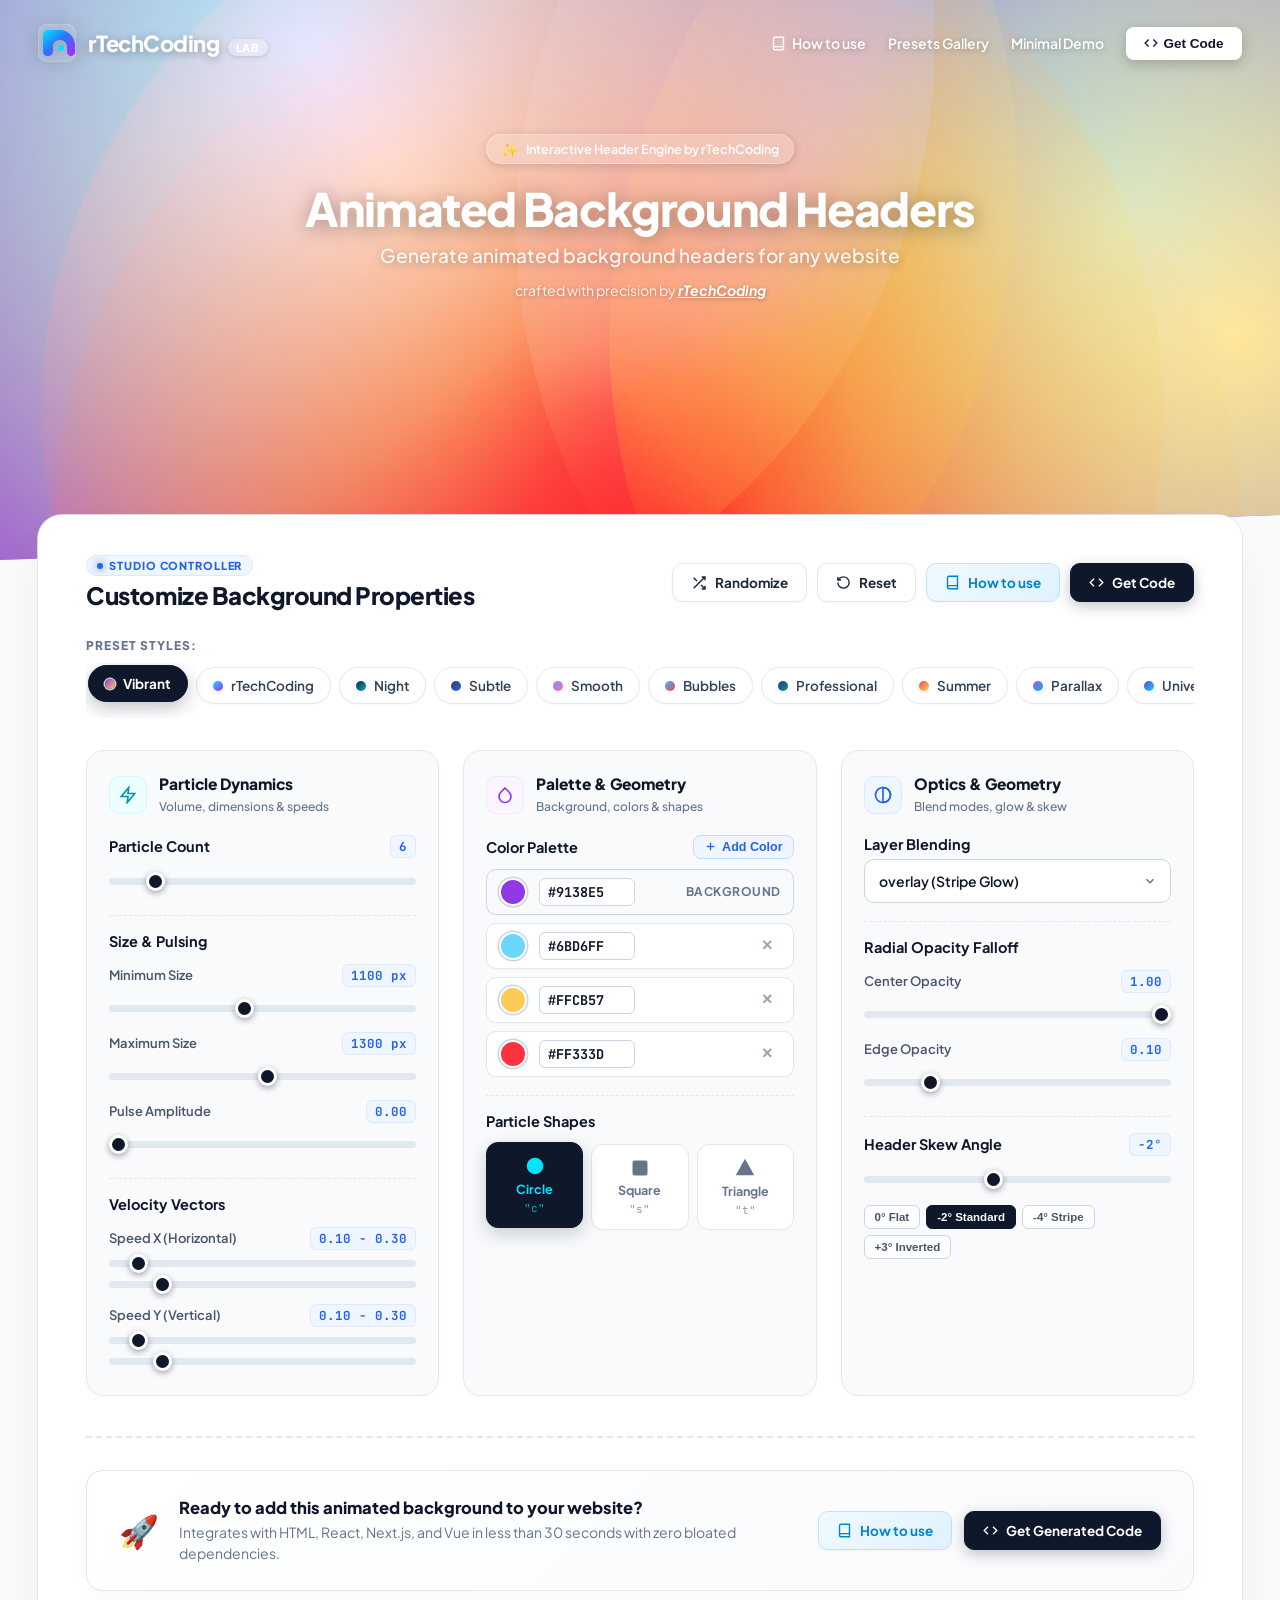
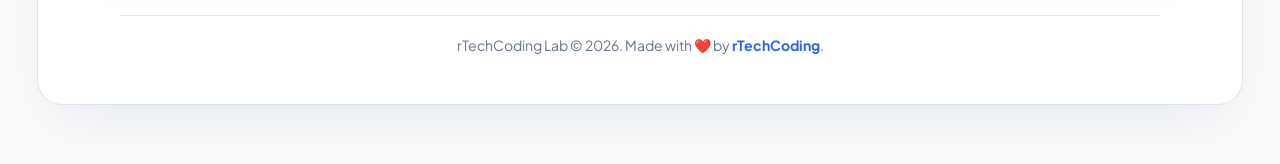
<file: index.html>
<!DOCTYPE html>
<html lang="en">
<head>
  <meta charset="utf-8">
  <title>Animated Background Headers - Generate animated background headers for any website</title>
  <meta name="description" content="Generate animated background headers for any website. Interactive tool by rTechCoding replacing Finisher Header.">
  <meta name="viewport" content="width=device-width, initial-scale=1">
  <link rel="preconnect" href="https://fonts.googleapis.com">
  <link rel="preconnect" href="https://fonts.gstatic.com" crossorigin>
  <link href="https://fonts.googleapis.com/css2?family=Plus+Jakarta+Sans:wght@400;500;600;700;800&family=JetBrains+Mono:wght@500;700&display=swap" rel="stylesheet">
  <link rel="stylesheet" href="styles.css">
  <link rel="icon" type="image/svg+xml" href="data:image/svg+xml,<svg xmlns='http://www.w3.org/2000/svg' viewBox='0 0 100 100'><defs><linearGradient id='g' x1='0%25' y1='0%25' x2='100%25' y2='100%25'><stop offset='0%25' stop-color='%2300E5FF'/><stop offset='50%25' stop-color='%232878FF'/><stop offset='100%25' stop-color='%23B323FF'/></linearGradient></defs><rect width='100' height='100' rx='24' fill='%23050918'/><path d='M25 15 C18 15 12 21 12 30 L12 70 C12 78 18 84 26 84 C34 84 40 78 40 70 L40 56 C40 48 48 40 58 40 C68 40 76 48 76 58 L76 72 C76 79 82 84 89 84 C96 84 100 79 100 72 L100 54 C100 32 82 15 60 15 Z' fill='url(%23g)' transform='scale(0.85) translate(8,8)'/></svg>">
</head>
<body>
     
  <!-- =========================================================================
       1. The Live Animated Header (Hero Section) 
       ========================================================================= -->
  <div class="header finisher-header rtechcoding-header" id="mainHeader">
    
    <!-- Top Nav -->
    <header class="top-nav center wide">
      <a href="#" class="brand-link" title="rTechCoding Header Generator">
        <svg class="brand-logo-svg" viewBox="0 0 38 38" fill="none" xmlns="http://www.w3.org/2000/svg">
          <defs>
            <linearGradient id="brandGrad" x1="0%" y1="0%" x2="100%" y2="100%">
              <stop offset="0%" stop-color="#00E5FF"/>
              <stop offset="45%" stop-color="#2878FF"/>
              <stop offset="100%" stop-color="#B323FF"/>
            </linearGradient>
          </defs>
          <rect width="38" height="38" rx="10" fill="rgba(255,255,255,0.18)" stroke="rgba(255,255,255,0.25)" stroke-width="1"/>
          <path d="M10 6 C7 6 5 8 5 11 L5 27 C5 30 7 32 10 32 C13 32 15 30 15 27 L15 22 C15 19 18 16 22 16 C26 16 29 19 29 23 L29 28 C29 30 31 32 33 32 C35 32 37 30 37 28 L37 21 C37 13 30 6 22 6 Z" fill="url(#brandGrad)"/>
          <circle cx="23" cy="24" r="3" fill="#00E5FF"/>
        </svg>
        <div class="brand-text-wrap">
          <span class="brand-name">rTechCoding</span>
          <span class="brand-tag">Lab</span>
        </div>
      </a>

      <div class="fake-menu">
        <a href="javascript:void(0)" class="fake-menu-item" id="topNavHowToUse">
          <svg width="15" height="15" viewBox="0 0 24 24" fill="none" stroke="currentColor" stroke-width="2.2"><path d="M4 19.5A2.5 2.5 0 0 1 6.5 17H20"/><path d="M6.5 2H20v20H6.5A2.5 2.5 0 0 1 4 19.5v-15A2.5 2.5 0 0 1 6.5 2z"/></svg>
          How to use
        </a>
        <a href="demo-presets.html" class="fake-menu-item">Presets Gallery</a>
        <a href="demo-minimal.html" class="fake-menu-item">Minimal Demo</a>
        <span class="fake-menu-item">
          <button class="btn-top-cta" id="topNavGetCode">
            <svg width="14" height="14" viewBox="0 0 24 24" fill="none" stroke="currentColor" stroke-width="2.2"><polyline points="16 18 22 12 16 6"/><polyline points="8 6 2 12 8 18"/></svg>
            Get Code
          </button>
        </span>
      </div>
    </header>

    <!-- Intro Text -->
    <div class="intro center narrow">
      <div class="intro-pill">
        <span class="sparkle-icon">✨</span>
        <span>Interactive Header Engine by rTechCoding</span>
      </div>
      <h1>Animated Background Headers</h1>
      <h3>Generate animated background headers for any website</h3>
      <div class="signature">
        crafted with precision by <a href="https://rtechcoding.com" target="_blank" rel="noopener">rTechCoding</a>
      </div>
    </div>

  </div>

  <!-- =========================================================================
       2. Configuration Controls Studio (High Aesthetics Upgrade)
       ========================================================================= -->
  <main class="content center wide">
    
    <!-- Studio Header & Action Bar -->
    <div class="studio-header-bar">
      <div class="studio-title-block">
        <div class="studio-badge">
          <span class="pulse-dot"></span>
          <span>STUDIO CONTROLLER</span>
        </div>
        <h2 class="studio-heading">Customize Background Properties</h2>
      </div>

      <!-- Action Buttons -->
      <div class="buttons">
        <button class="btn-action btn-random" id="btnRandomize" title="Randomize Configuration">
          <svg width="16" height="16" viewBox="0 0 24 24" fill="none" stroke="currentColor" stroke-width="2.2"><path d="M16 3h5v5M4 20L21 3M21 16v5h-5M15 15l6 6M4 4l5 5"/></svg>
          <span>Randomize</span>
        </button>
        <button class="btn-action" id="btnReset" title="Reset to Defaults">
          <svg width="15" height="15" viewBox="0 0 24 24" fill="none" stroke="currentColor" stroke-width="2.2"><path d="M3 12a9 9 0 1 0 9-9 9.75 9.75 0 0 0-6.74 2.74L3 8"/><path d="M3 3v5h5"/></svg>
          <span>Reset</span>
        </button>
        <button class="btn-action btn-how-to-use" id="btnHowToUse" title="Open Implementation Guide">
          <svg width="15" height="15" viewBox="0 0 24 24" fill="none" stroke="currentColor" stroke-width="2.2"><path d="M4 19.5A2.5 2.5 0 0 1 6.5 17H20"/><path d="M6.5 2H20v20H6.5A2.5 2.5 0 0 1 4 19.5v-15A2.5 2.5 0 0 1 6.5 2z"/></svg>
          <span>How to use</span>
        </button>
        <button class="btn-action btn-code btn-glow" id="btnGetCode" title="Export Ready Code">
          <svg width="15" height="15" viewBox="0 0 24 24" fill="none" stroke="currentColor" stroke-width="2.2"><polyline points="16 18 22 12 16 6"/><polyline points="8 6 2 12 8 18"/></svg>
          <span>Get Code</span>
        </button>
      </div>
    </div>

    <!-- Presets Palette Bar with Visual Color Dots -->
    <div class="presets-section">
      <span class="presets-label">Preset Styles:</span>
      <div class="presets" id="presetsBar">
        <div class="toggle active" data-preset="vibrant">
          <span class="preset-dot" style="background: linear-gradient(135deg, #9138e5, #ffcb57);"></span>
          <span>Vibrant</span>
        </div>
        <div class="toggle" data-preset="rtechcyber">
          <span class="preset-dot" style="background: linear-gradient(135deg, #00E5FF, #B323FF);"></span>
          <span>rTechCoding</span>
        </div>
        <div class="toggle" data-preset="night">
          <span class="preset-dot" style="background: linear-gradient(135deg, #142850, #00a8cc);"></span>
          <span>Night</span>
        </div>
        <div class="toggle" data-preset="subtle">
          <span class="preset-dot" style="background: linear-gradient(135deg, #374151, #2563eb);"></span>
          <span>Subtle</span>
        </div>
        <div class="toggle" data-preset="smooth">
          <span class="preset-dot" style="background: linear-gradient(135deg, #818cf8, #f472b6);"></span>
          <span>Smooth</span>
        </div>
        <div class="toggle" data-preset="bubbles">
          <span class="preset-dot" style="background: linear-gradient(135deg, #38bdf8, #f43f5e);"></span>
          <span>Bubbles</span>
        </div>
        <div class="toggle" data-preset="professional">
          <span class="preset-dot" style="background: linear-gradient(135deg, #1e3a8a, #0d9488);"></span>
          <span>Professional</span>
        </div>
        <div class="toggle" data-preset="summer">
          <span class="preset-dot" style="background: linear-gradient(135deg, #f43f5e, #fde047);"></span>
          <span>Summer</span>
        </div>
        <div class="toggle" data-preset="parallax">
          <span class="preset-dot" style="background: linear-gradient(135deg, #a855f7, #06b6d4);"></span>
          <span>Parallax</span>
        </div>
        <div class="toggle" data-preset="universe">
          <span class="preset-dot" style="background: linear-gradient(135deg, #4f46e5, #22d3ee);"></span>
          <span>Universe</span>
        </div>
      </div>
    </div>

    <!-- 3-Column Configuration Grid with Dedicated Control Cards -->
    <div class="configure-wrap">
      <div class="config">

        <!-- Column 1: Particles, Size, Speed -->
        <div class="control-card">
          <div class="card-header">
            <div class="card-icon-wrap icon-cyan">
              <svg width="18" height="18" viewBox="0 0 24 24" fill="none" stroke="currentColor" stroke-width="2.2"><path d="M13 2L3 14h9l-1 8 10-12h-9l1-8z"/></svg>
            </div>
            <div class="card-header-text">
              <h4>Particle Dynamics</h4>
              <span class="card-desc">Volume, dimensions & speeds</span>
            </div>
          </div>
          
          <!-- Count -->
          <div class="row">
            <div class="label">
              <span>Particle Count</span>
              <span class="sub-info" id="valCount">6</span>
            </div>
            <div class="slider-wrap">
              <input type="range" id="paramCount" min="1" max="40" step="1" value="6">
            </div>
          </div>

          <!-- Size & Pulse -->
          <div class="row divider-top">
            <div class="label">
              <span>Size & Pulsing</span>
            </div>
            
            <div class="sub-label">
              <span>Minimum Size</span>
              <span class="sub-info" id="valSizeMin">1100 px</span>
            </div>
            <div class="slider-wrap">
              <input type="range" id="paramSizeMin" min="20" max="2500" step="20" value="1100">
            </div>

            <div class="sub-label">
              <span>Maximum Size</span>
              <span class="sub-info" id="valSizeMax">1300 px</span>
            </div>
            <div class="slider-wrap">
              <input type="range" id="paramSizeMax" min="20" max="2500" step="20" value="1300">
            </div>

            <div class="sub-label">
              <span>Pulse Amplitude</span>
              <span class="sub-info" id="valPulse">0.00</span>
            </div>
            <div class="slider-wrap">
              <input type="range" id="paramPulse" min="0" max="1" step="0.05" value="0">
            </div>
          </div>

          <!-- Speed -->
          <div class="row divider-top">
            <div class="label">
              <span>Velocity Vectors</span>
            </div>

            <div class="sub-label">
              <span>Speed X (Horizontal)</span>
              <span class="sub-info" id="valSpeedX">0.10 - 0.30</span>
            </div>
            <div class="dual-range-track">
              <input type="range" id="paramSpeedXMin" min="0" max="1.5" step="0.05" value="0.10">
              <input type="range" id="paramSpeedXMax" min="0" max="2.0" step="0.05" value="0.30">
            </div>

            <div class="sub-label" style="margin-top: 10px;">
              <span>Speed Y (Vertical)</span>
              <span class="sub-info" id="valSpeedY">0.10 - 0.30</span>
            </div>
            <div class="dual-range-track">
              <input type="range" id="paramSpeedYMin" min="0" max="1.5" step="0.05" value="0.10">
              <input type="range" id="paramSpeedYMax" min="0" max="2.0" step="0.05" value="0.30">
            </div>
          </div>

        </div>

        <!-- Column 2: Colors & Shapes -->
        <div class="control-card">
          <div class="card-header">
            <div class="card-icon-wrap icon-purple">
              <svg width="18" height="18" viewBox="0 0 24 24" fill="none" stroke="currentColor" stroke-width="2.2"><path d="M12 2.69l5.66 5.66a8 8 0 1 1-11.31 0z"/></svg>
            </div>
            <div class="card-header-text">
              <h4>Palette & Geometry</h4>
              <span class="card-desc">Background, colors & shapes</span>
            </div>
          </div>

          <!-- Colors -->
          <div class="row">
            <div class="color-title">
              <span class="label" style="margin: 0;">Color Palette</span>
              <button class="add" id="btnAddColor">
                <svg width="13" height="13" viewBox="0 0 24 24" fill="none" stroke="currentColor" stroke-width="2.5"><line x1="12" y1="5" x2="12" y2="19"/><line x1="5" y1="12" x2="19" y2="12"/></svg>
                <span>Add Color</span>
              </button>
            </div>

            <div class="colors-wrap">
              <!-- Background Swatch -->
              <div class="swatch-row swatch-row-bg">
                <div class="swatch">
                  <div class="swatch-preview" id="bgSwatchPreview" style="background-color: #9138e5;">
                    <input type="color" id="paramBgColor" value="#9138e5">
                  </div>
                  <input type="text" class="color-hex-text" id="paramBgColorText" value="#9138E5">
                </div>
                <span class="badge-bg-label">Background</span>
              </div>

              <!-- Particle Colors List -->
              <div id="particleColorsList" class="colors-wrap">
                <!-- Dynamically populated -->
              </div>
            </div>
          </div>

          <!-- Shapes with SVG Icons -->
          <div class="row divider-top">
            <div class="label">
              <span>Particle Shapes</span>
            </div>
            <div class="shapes-modern-grid" id="shapesGroup">
              <div class="shape-toggle-card active" data-shape="c">
                <svg width="22" height="22" viewBox="0 0 24 24" fill="currentColor"><circle cx="12" cy="12" r="9"/></svg>
                <span class="shape-title">Circle</span>
                <span class="shape-code">"c"</span>
              </div>
              <div class="shape-toggle-card" data-shape="s">
                <svg width="20" height="20" viewBox="0 0 24 24" fill="currentColor"><rect x="3" y="3" width="18" height="18" rx="3"/></svg>
                <span class="shape-title">Square</span>
                <span class="shape-code">"s"</span>
              </div>
              <div class="shape-toggle-card" data-shape="t">
                <svg width="22" height="22" viewBox="0 0 24 24" fill="currentColor"><polygon points="12 2 22 20 2 20"/></svg>
                <span class="shape-title">Triangle</span>
                <span class="shape-code">"t"</span>
              </div>
            </div>
          </div>

        </div>

        <!-- Column 3: Blending, Opacity, Skew -->
        <div class="control-card">
          <div class="card-header">
            <div class="card-icon-wrap icon-blue">
              <svg width="18" height="18" viewBox="0 0 24 24" fill="none" stroke="currentColor" stroke-width="2.2"><circle cx="12" cy="12" r="10"/><path d="M12 2a10 10 0 0 1 0 20v-20z"/></svg>
            </div>
            <div class="card-header-text">
              <h4>Optics & Geometry</h4>
              <span class="card-desc">Blend modes, glow & skew</span>
            </div>
          </div>

          <!-- Blending Mode -->
          <div class="row">
            <div class="label">
              <span>Layer Blending</span>
            </div>
            <div class="select-wrapper">
              <select class="select-input" id="paramBlending">
                <option value="overlay" selected>overlay (Stripe Glow)</option>
                <option value="screen">screen (High Brightness)</option>
                <option value="lighten">lighten (Ambient Tint)</option>
                <option value="color-dodge">color-dodge (Cyber Glow)</option>
                <option value="soft-light">soft-light (Delicate Contrast)</option>
                <option value="hard-light">hard-light (Punchy)</option>
                <option value="none">none (Solid source-over)</option>
              </select>
              <svg class="select-arrow" width="14" height="14" viewBox="0 0 24 24" fill="none" stroke="currentColor" stroke-width="2.5"><polyline points="6 9 12 15 18 9"/></svg>
            </div>
          </div>

          <!-- Opacity -->
          <div class="row divider-top">
            <div class="label">
              <span>Radial Opacity Falloff</span>
            </div>

            <div class="sub-label">
              <span>Center Opacity</span>
              <span class="sub-info" id="valOpacityCenter">1.00</span>
            </div>
            <div class="slider-wrap">
              <input type="range" id="paramOpacityCenter" min="0" max="1" step="0.05" value="1.00">
            </div>

            <div class="sub-label">
              <span>Edge Opacity</span>
              <span class="sub-info" id="valOpacityEdge">0.10</span>
            </div>
            <div class="slider-wrap">
              <input type="range" id="paramOpacityEdge" min="0" max="0.5" step="0.02" value="0.10">
            </div>
          </div>

          <!-- Skew -->
          <div class="row divider-top">
            <div class="label">
              <span>Header Skew Angle</span>
              <span class="sub-info" id="valSkew">-2°</span>
            </div>
            <div class="slider-wrap">
              <input type="range" id="paramSkew" min="-12" max="12" step="0.5" value="-2">
            </div>

            <div class="skew-quick-chips">
              <button class="chip-btn" data-skew="0">0° Flat</button>
              <button class="chip-btn active" data-skew="-2">-2° Standard</button>
              <button class="chip-btn" data-skew="-4">-4° Stripe</button>
              <button class="chip-btn" data-skew="3">+3° Inverted</button>
            </div>
          </div>

        </div>

      </div>
    </div>

    <!-- Quick Action Banner inside Content -->
    <div class="studio-bottom-banner">
      <div class="banner-badge-icon">🚀</div>
      <div class="banner-text">
        <h4>Ready to add this animated background to your website?</h4>
        <p>Integrates with HTML, React, Next.js, and Vue in less than 30 seconds with zero bloated dependencies.</p>
      </div>
      <div class="banner-actions">
        <button class="btn-action btn-how-to-use" onclick="document.getElementById('btnHowToUse').click()">
          <svg width="15" height="15" viewBox="0 0 24 24" fill="none" stroke="currentColor" stroke-width="2.2"><path d="M4 19.5A2.5 2.5 0 0 1 6.5 17H20"/><path d="M6.5 2H20v20H6.5A2.5 2.5 0 0 1 4 19.5v-15A2.5 2.5 0 0 1 6.5 2z"/></svg>
          <span>How to use</span>
        </button>
        <button class="btn-action btn-code btn-glow" onclick="document.getElementById('btnGetCode').click()">
          <svg width="15" height="15" viewBox="0 0 24 24" fill="none" stroke="currentColor" stroke-width="2.2"><polyline points="16 18 22 12 16 6"/><polyline points="8 6 2 12 8 18"/></svg>
          <span>Get Generated Code</span>
        </button>
      </div>
    </div>

    <!-- Footer -->
    <footer class="footer center wide">
      <p>rTechCoding Lab &copy; 2026. Made with ❤️ by <a href="https://rtechcoding.com" target="_blank" rel="noopener">rTechCoding</a>.</p>
    </footer>

  </main>

  <!-- =========================================================================
       3. "How to Use & All Code" POPUP MODAL (Opens on "How to use" or "Get Code")
       ========================================================================= -->
  <div class="modal-backdrop" id="howToUseModal">
    <div class="modal-window modal-wide">
      
      <!-- Modal Header -->
      <div class="modal-header">
        <div class="modal-title-wrap">
          <div class="modal-badge-tag">Implementation Guide</div>
          <h3>How to use Animated Background Headers</h3>
        </div>
        <button class="btn-close-modal" id="btnCloseModal" title="Close Popup">&times;</button>
      </div>

      <!-- Modal Body: Step by Step Guide & Code Sections -->
      <div class="modal-body">
        
        <!-- Step 1 -->
        <div class="modal-step">
          <div class="step-num-badge">1</div>
          <div class="step-details">
            <h4>Add HTML container element</h4>
            <p>Ensure your header container has a defined width and height, and add the <code>finisher-header</code> class.</p>
            <div class="code-snippet-box">
              <div class="code-snippet-header">
                <span>HTML</span>
                <button class="btn-copy-snippet" onclick="copySnippetText(this, 'step1Code')">Copy</button>
              </div>
              <pre class="hljs" id="step1Code"><code>&lt;<span class="hljs-tag">div</span> <span class="hljs-attr">class</span>=<span class="hljs-string">"header finisher-header"</span> <span class="hljs-attr">style</span>=<span class="hljs-string">"width: 100%; height: 350px;"</span>&gt;
  <span class="hljs-comment">&lt;!-- Your logo, navigation, or hero content --&gt;</span>
&lt;/<span class="hljs-tag">div</span>&gt;</code></pre>
            </div>
          </div>
        </div>

        <!-- Step 2 -->
        <div class="modal-step">
          <div class="step-num-badge">2</div>
          <div class="step-details">
            <h4>Include the library script</h4>
            <p>Download or link <code>rtechcoding-header.js</code> right before the closing <code>&lt;/body&gt;</code> tag.</p>
            <div class="code-snippet-box">
              <div class="code-snippet-header">
                <span>HTML</span>
                <button class="btn-copy-snippet" onclick="copySnippetText(this, 'step2Code')">Copy</button>
              </div>
              <pre class="hljs" id="step2Code"><code>&lt;<span class="hljs-tag">script</span> <span class="hljs-attr">src</span>=<span class="hljs-string">"rtechcoding-header.js"</span> <span class="hljs-attr">type</span>=<span class="hljs-string">"text/javascript"</span>&gt;&lt;/<span class="hljs-tag">script</span>&gt;</code></pre>
            </div>
            <div style="margin-top: 10px;">
              <a href="rtechcoding-header.js" download="rtechcoding-header.js" class="btn-download-script">
                <svg width="15" height="15" viewBox="0 0 24 24" fill="none" stroke="currentColor" stroke-width="2"><path d="M21 15v4a2 2 0 0 1-2 2H5a2 2 0 0 1-2-2v-4"/><polyline points="7 10 12 15 17 10"/><line x1="12" y1="15" x2="12" y2="3"/></svg>
                <span>Download rtechcoding-header.js</span>
              </a>
            </div>
          </div>
        </div>

        <!-- Step 3 -->
        <div class="modal-step">
          <div class="step-num-badge">3</div>
          <div class="step-details">
            <h4>Run the script with your custom configuration</h4>
            <p>Paste your current customized settings below. This live snippet updates automatically with all slider and color adjustments from the studio:</p>
            <div class="code-snippet-box">
              <div class="code-snippet-header">
                <span>JAVASCRIPT</span>
                <button class="btn-copy-snippet" id="btnCopyStep3">Copy Script</button>
              </div>
              <pre class="hljs" id="step3Code"><code></code></pre>
            </div>
          </div>
        </div>

      </div>

      <!-- Modal Footer -->
      <div class="modal-footer">
        <button class="btn-action" id="btnCopyFullSnippet">
          <span>📋</span> Copy Full HTML + JS
        </button>
        <button class="btn-action btn-code" id="btnModalCloseAction">Close</button>
      </div>

    </div>
  </div>

  <!-- Toast Notification -->
  <div class="toast" id="appToast">Code copied to clipboard!</div>

  <!-- Scripts -->
  <script src="rtechcoding-header.js"></script>
  <script src="app.js"></script>
</body>
</html>
</file>
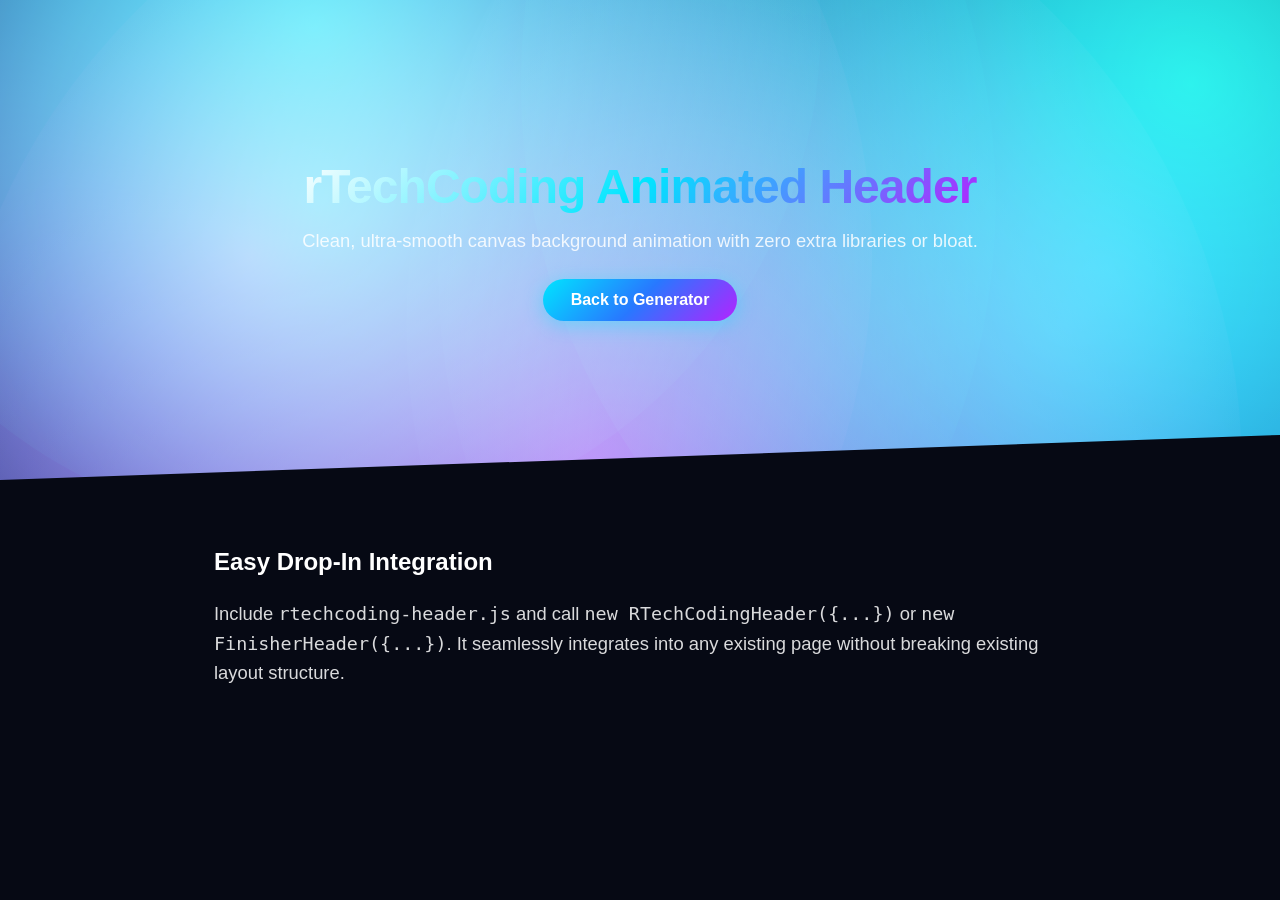
<file: demo-minimal.html>
<!DOCTYPE html>
<html lang="en">
<head>
  <meta charset="UTF-8">
  <meta name="viewport" content="width=device-width, initial-scale=1.0">
  <title>rTechCoding Header - Minimal Integration Example </title>
  <style>
    * { margin: 0; padding: 0; box-sizing: border-box; }
    body {
      background-color: #060914;
      color: #F0F4FC;
      font-family: -apple-system, BlinkMacSystemFont, "Segoe UI", Roboto, sans-serif;
    }
    
    /* 1. Ensure the header container has explicit width & height rTechCoding */
    .header {
      width: 100%;
      height: 480px;
      position: relative;
      overflow: hidden;
      display: flex;
      flex-direction: column;
      align-items: center;
      justify-content: center;
      text-align: center;
      padding: 24px;
    }

    .hero-box {
      position: relative;
      z-index: 2;
      max-width: 720px;
    }

    h1 {
      font-size: 3rem;
      font-weight: 800;
      letter-spacing: -0.02em;
      margin-bottom: 12px;
      background: linear-gradient(135deg, #FFFFFF, #00E5FF, #B323FF);
      -webkit-background-clip: text;
      -webkit-text-fill-color: transparent;
    }

    p {
      font-size: 1.15rem;
      color: rgba(255, 255, 255, 0.85);
      line-height: 1.6;
      margin-bottom: 24px;
    }

    .cta-btn {
      display: inline-block;
      padding: 12px 28px;
      background: linear-gradient(135deg, #00E5FF, #2878FF, #B323FF);
      color: #FFFFFF;
      text-decoration: none;
      font-weight: 700;
      border-radius: 9999px;
      box-shadow: 0 4px 20px rgba(0, 229, 255, 0.4);
    }
  </style>
</head>
<body>

  <!-- Header Element with finisher-header / rtechcoding-header class -->
  <header class="header rtechcoding-header finisher-header">
    <div class="hero-box">
      <h1>rTechCoding Animated Header</h1>
      <p>Clean, ultra-smooth canvas background animation with zero extra libraries or bloat.</p>
      <a href="index.html" class="cta-btn">Back to Generator</a>
    </div>
  </header>

  <!-- Content Section Below -->
  <main style="max-width: 900px; margin: 60px auto; padding: 0 24px; line-height: 1.8; color: #94A3B8;">
    <h2 style="color: #fff; margin-bottom: 16px;">Easy Drop-In Integration</h2>
    <p>Include <code>rtechcoding-header.js</code> and call <code>new RTechCodingHeader({...})</code> or <code>new FinisherHeader({...})</code>. It seamlessly integrates into any existing page without breaking existing layout structure.</p>
  </main>

  <!-- Include Library -->
  <script src="rtechcoding-header.js" type="text/javascript"></script>

  <!-- Initialize Header -->
  <script type="text/javascript">
    new RTechCodingHeader({
      "count": 7,
      "size": {
        "min": 1000,
        "max": 1400,
        "pulse": 0.25
      },
      "speed": {
        "x": { "min": 0.15, "max": 0.35 },
        "y": { "min": 0.15, "max": 0.35 }
      },
      "colors": {
        "background": "#050918",
        "particles": ["#00E5FF", "#2878FF", "#B323FF", "#00FFA3"]
      },
      "blending": "screen",
      "opacity": {
        "center": 0.9,
        "edge": 0.05
      },
      "skew": -2,
      "shapes": ["c"]
    });
  </script>
</body>
</html>
</file>
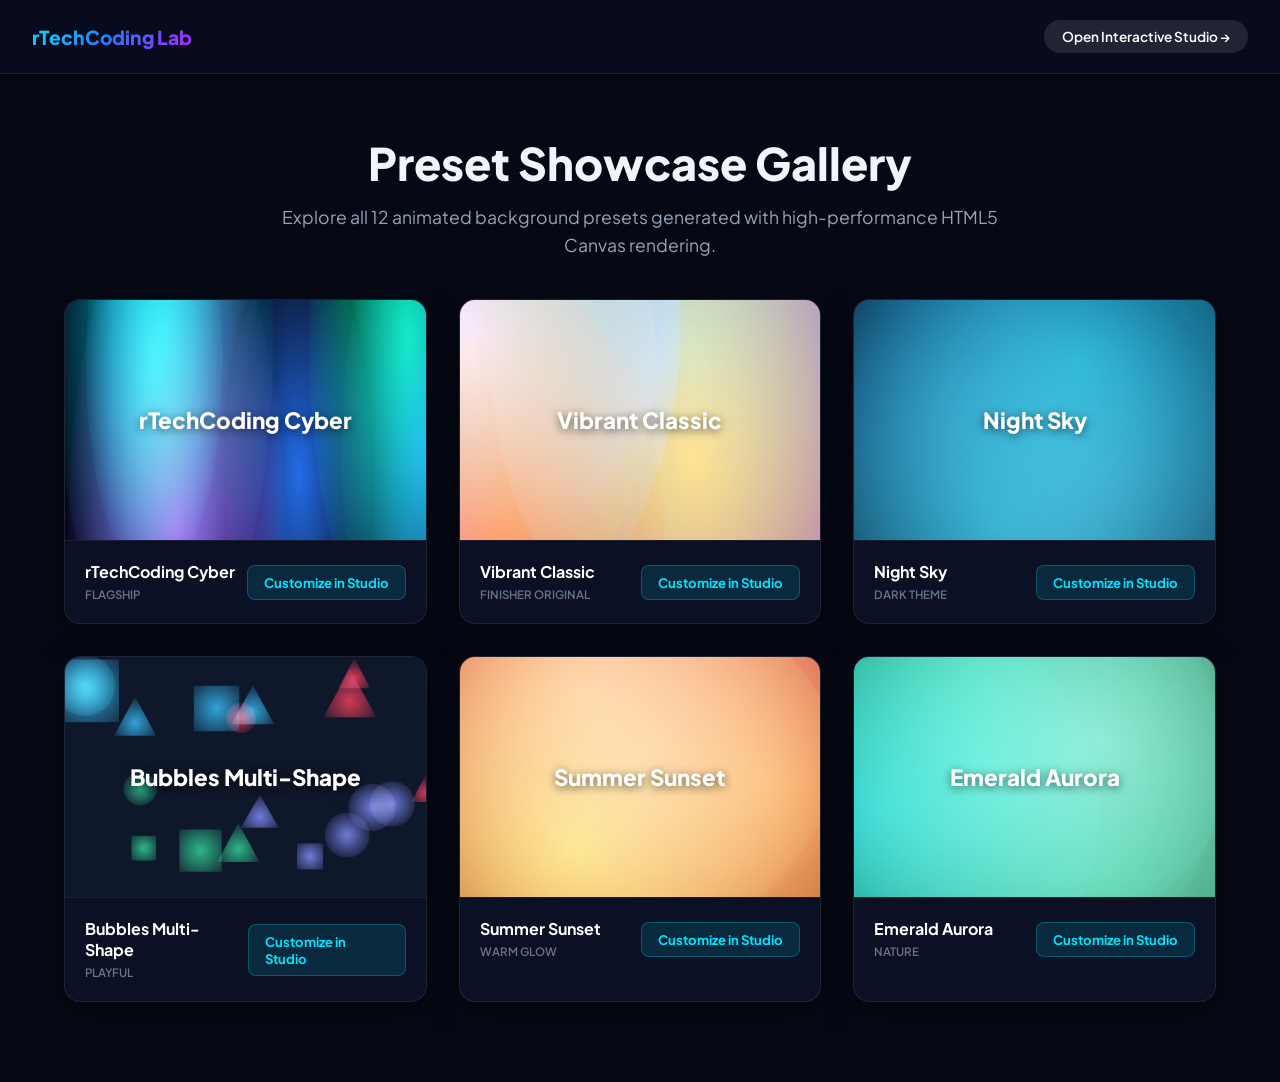
<file: demo-presets.html>
<!DOCTYPE html>
<html lang="en">
<head>
  <meta charset="UTF-8">
  <meta name="viewport" content="width=device-width, initial-scale=1.0">
  <title>rTechCoding Header Presets Showcase rTechCoding </title> 
  <link href="https://fonts.googleapis.com/css2?family=Plus+Jakarta+Sans:wght@400;600;700;800&family=JetBrains+Mono:wght@500&display=swap" rel="stylesheet">
  <style> 
    * { margin: 0; padding: 0; box-sizing: border-box; }
    body {
      background: #060914;
      color: #F0F4FC;
      font-family: 'Plus Jakarta Sans', sans-serif;
      padding-bottom: 80px;
    }
 
    .top-nav {
      display: flex;
      align-items: center;
      justify-content: space-between;
      padding: 20px 32px;
      background: rgba(9, 13, 31, 0.9);
      border-bottom: 1px solid rgba(255, 255, 255, 0.08);
      position: sticky;
      top: 0;
      z-index: 100;
      backdrop-filter: blur(12px);
    }

    .brand {
      font-size: 1.2rem;
      font-weight: 800;
      background: linear-gradient(135deg, #00E5FF, #2878FF, #B323FF);
      -webkit-background-clip: text;
      -webkit-text-fill-color: transparent;
      text-decoration: none;
    }

    .btn-back {
      padding: 8px 18px;
      border-radius: 9999px;
      background: rgba(255, 255, 255, 0.1);
      color: #fff;
      text-decoration: none;
      font-weight: 600;
      font-size: 0.85rem;
      transition: background 0.2s;
    }
    .btn-back:hover { background: rgba(255, 255, 255, 0.2); }

    .showcase-header {
      text-align: center;
      padding: 60px 20px 40px;
      max-width: 800px;
      margin: 0 auto;
    }

    .showcase-header h1 {
      font-size: 2.8rem;
      font-weight: 800;
      margin-bottom: 12px;
    }

    .showcase-header p {
      color: #94A3B8;
      font-size: 1.1rem;
      line-height: 1.6;
    }

    .presets-container {
      max-width: 1200px;
      margin: 0 auto;
      padding: 0 24px;
      display: grid;
      grid-template-columns: repeat(auto-fit, minmax(360px, 1fr));
      gap: 32px;
    }

    .preset-card-item {
      background: #0B1024;
      border: 1px solid rgba(255, 255, 255, 0.08);
      border-radius: 16px;
      overflow: hidden;
      display: flex;
      flex-direction: column;
      box-shadow: 0 10px 30px rgba(0, 0, 0, 0.4);
      transition: transform 0.2s ease, border-color 0.2s ease;
    }

    .preset-card-item:hover {
      transform: translateY(-4px);
      border-color: rgba(0, 229, 255, 0.4);
    }

    .preset-canvas-box {
      width: 100%;
      height: 240px;
      position: relative;
      overflow: hidden;
      display: flex;
      align-items: center;
      justify-content: center;
    }

    .preset-canvas-box h3 {
      position: relative;
      z-index: 2;
      color: #FFFFFF;
      font-size: 1.4rem;
      font-weight: 800;
      text-shadow: 0 2px 10px rgba(0,0,0,0.6);
    }

    .preset-details {
      padding: 20px;
      display: flex;
      align-items: center;
      justify-content: space-between;
      border-top: 1px solid rgba(255, 255, 255, 0.06);
    }

    .preset-title-group h4 {
      font-size: 1rem;
      font-weight: 700;
      color: #fff;
    }

    .preset-tag {
      font-size: 0.72rem;
      color: #64748B;
      text-transform: uppercase;
      font-weight: 600;
      margin-top: 2px;
    }

    .btn-apply {
      padding: 8px 16px;
      border-radius: 8px;
      background: rgba(0, 229, 255, 0.12);
      color: #00E5FF;
      border: 1px solid rgba(0, 229, 255, 0.25);
      text-decoration: none;
      font-size: 0.82rem;
      font-weight: 700;
      transition: all 0.2s ease;
    }
    .btn-apply:hover {
      background: #00E5FF;
      color: #050918;
    }
  </style>
</head>
<body>

  <nav class="top-nav">
    <a href="index.html" class="brand">rTechCoding Lab</a>
    <a href="index.html" class="btn-back">Open Interactive Studio &rarr;</a>
  </nav>

  <header class="showcase-header">
    <h1>Preset Showcase Gallery</h1>
    <p>Explore all 12 animated background presets generated with high-performance HTML5 Canvas rendering.</p>
  </header>

  <div class="presets-container" id="cardsGrid">
    <!-- Rendered via JS -->
  </div>

  <script src="rtechcoding-header.js"></script>
  <script>
    var showcaseConfigs = [
      {
        id: "rtechcyber",
        name: "rTechCoding Cyber",
        type: "Flagship",
        config: { count: 6, size: { min: 400, max: 700, pulse: 0.2 }, speed: { x: { min: 0.1, max: 0.3 }, y: { min: 0.1, max: 0.3 } }, colors: { background: "#050918", particles: ["#00E5FF", "#2878FF", "#B323FF", "#00FFA3"] }, blending: "screen", opacity: { center: 0.9, edge: 0.05 }, skew: 0, shapes: ["c"] }
      },
      {
        id: "vibrant",
        name: "Vibrant Classic",
        type: "Finisher Original",
        config: { count: 5, size: { min: 500, max: 800, pulse: 0 }, speed: { x: { min: 0.1, max: 0.3 }, y: { min: 0.1, max: 0.3 } }, colors: { background: "#9138e5", particles: ["#6bd6ff", "#ffcb57", "#ff333d"] }, blending: "overlay", opacity: { center: 1, edge: 0.1 }, skew: 0, shapes: ["c"] }
      },
      {
        id: "night",
        name: "Night Sky",
        type: "Dark Theme",
        config: { count: 6, size: { min: 400, max: 700, pulse: 0.1 }, speed: { x: { min: 0.1, max: 0.3 }, y: { min: 0.1, max: 0.3 } }, colors: { background: "#080c18", particles: ["#142850", "#27496d", "#0c7b93", "#00a8cc"] }, blending: "screen", opacity: { center: 0.8, edge: 0 }, skew: 0, shapes: ["c"] }
      },
      {
        id: "bubbles",
        name: "Bubbles Multi-Shape",
        type: "Playful",
        config: { count: 18, size: { min: 25, max: 65, pulse: 0.4 }, speed: { x: { min: 0.2, max: 0.7 }, y: { min: 0.3, max: 0.9 } }, colors: { background: "#0f172a", particles: ["#38bdf8", "#818cf8", "#34d399", "#f43f5e"] }, blending: "screen", opacity: { center: 0.85, edge: 0.15 }, skew: 0, shapes: ["c", "s", "t"] }
      },
      {
        id: "summer",
        name: "Summer Sunset",
        type: "Warm Glow",
        config: { count: 5, size: { min: 450, max: 750, pulse: 0.1 }, speed: { x: { min: 0.1, max: 0.3 }, y: { min: 0.1, max: 0.3 } }, colors: { background: "#4c0519", particles: ["#f43f5e", "#fb923c", "#fde047"] }, blending: "screen", opacity: { center: 0.9, edge: 0.1 }, skew: 0, shapes: ["c"] }
      },
      {
        id: "aurora",
        name: "Emerald Aurora",
        type: "Nature",
        config: { count: 5, size: { min: 400, max: 700, pulse: 0.15 }, speed: { x: { min: 0.1, max: 0.3 }, y: { min: 0.1, max: 0.3 } }, colors: { background: "#022c22", particles: ["#10b981", "#34d399", "#06b6d4", "#a7f3d0"] }, blending: "screen", opacity: { center: 0.75, edge: 0.1 }, skew: 0, shapes: ["c"] }
      }
    ];

    var grid = document.getElementById('cardsGrid');

    showcaseConfigs.forEach(function(item, idx) {
      var card = document.createElement('div');
      card.className = 'preset-card-item';
      
      var canvasBox = document.createElement('div');
      canvasBox.className = 'preset-canvas-box';
      canvasBox.id = 'canvas-box-' + idx;
      canvasBox.innerHTML = '<h3>' + item.name + '</h3>';

      var details = document.createElement('div');
      details.className = 'preset-details';
      details.innerHTML = 
        '<div class="preset-title-group">' +
          '<h4>' + item.name + '</h4>' +
          '<span class="preset-tag">' + item.type + '</span>' +
        '</div>' +
        '<a href="index.html" class="btn-apply">Customize in Studio</a>';

      card.appendChild(canvasBox);
      card.appendChild(details);
      grid.appendChild(card);

      // Initialize individual header
      var opts = Object.assign({}, item.config, { element: canvasBox });
      new RTechCodingHeader(opts);
    });
  </script>
</body>
</html>
</file>
<file: styles.css>
/* ==========================================================================
   rTechCoding Animated Background Headers - High Aesthetics Studio Styles
   ========================================================================== */

* {
  box-sizing: border-box;
  margin: 0;
  padding: 0;
}

html, body {
  width: 100%;
  min-height: 100%;
  font-family: 'Plus Jakarta Sans', -apple-system, BlinkMacSystemFont, 'Segoe UI', Roboto, sans-serif;
  color: #0f172a;
  background-color: #f8fafc;
  -webkit-font-smoothing: antialiased;
  -moz-osx-font-smoothing: grayscale;
}

/* ==========================================================================
   1. The Live Animated Header (Hero Area)
   ========================================================================== */

.finisher-header, .rtechcoding-header {
  position: relative;
  overflow: hidden;
  isolation: isolate;
  color: #ffffff;
  width: 100%;
  height: 560px;
  background-color: #9138e5;
  display: flex;
  flex-direction: column;
  justify-content: flex-start;
  transition: background-color 0.25s ease;
}

@media (max-width: 1040px) {
  .finisher-header, .rtechcoding-header {
    height: 480px;
  }
}

@media (max-width: 640px) {
  .finisher-header, .rtechcoding-header {
    height: 420px;
  }
}

/* Canvas element inserted dynamically */
.finisher-canvas, .rtechcoding-canvas {
  position: absolute;
  top: 0;
  left: 0;
  width: 100%;
  height: 100%;
  z-index: 0;
  pointer-events: none;
}

/* Containers */
.center {
  margin: 0 auto;
}

.center.wide {
  width: 1220px;
  max-width: 94%;
}

.center.narrow {
  width: 760px;
  max-width: 92%;
}

/* ==========================================================================
   Header Navigation Bar
   ========================================================================== */

header.top-nav {
  display: flex;
  justify-content: space-between;
  align-items: center;
  padding: 24px 0;
  position: relative;
  z-index: 10;
}

.brand-link {
  display: flex;
  align-items: center;
  gap: 12px;
  text-decoration: none;
  color: #ffffff;
}

.brand-logo-svg {
  width: 38px;
  height: 38px;
  filter: drop-shadow(0 2px 10px rgba(0, 0, 0, 0.3));
}

.brand-text-wrap {
  display: flex;
  align-items: baseline;
  gap: 8px;
}

.brand-name {
  font-weight: 800;
  font-size: 22px;
  letter-spacing: -0.02em;
  color: #ffffff;
  text-shadow: 0 2px 10px rgba(0, 0, 0, 0.3);
}

.brand-tag {
  font-size: 11px;
  font-weight: 800;
  text-transform: uppercase;
  letter-spacing: 0.08em;
  padding: 2px 8px;
  border-radius: 9999px;
  background: rgba(255, 255, 255, 0.25);
  color: #ffffff;
  box-shadow: 0 1px 4px rgba(0, 0, 0, 0.15);
}

.fake-menu {
  display: flex;
  align-items: center;
}

.fake-menu-item {
  display: inline-flex;
  align-items: center;
  gap: 6px;
  margin-left: 22px;
  color: #ffffff;
  font-size: 14px;
  font-weight: 600;
  text-decoration: none;
  text-shadow: 0 1px 6px rgba(0, 0, 0, 0.25);
  transition: opacity 0.2s ease;
  cursor: pointer;
}

.fake-menu-item:hover {
  opacity: 0.8;
}

.btn-top-cta {
  display: inline-flex;
  align-items: center;
  gap: 6px;
  background: #ffffff;
  color: #0f172a;
  border: none;
  padding: 9px 18px;
  border-radius: 8px;
  font-weight: 700;
  font-size: 13.5px;
  cursor: pointer;
  box-shadow: 0 4px 14px rgba(0, 0, 0, 0.2);
  transition: all 0.2s ease;
}

.btn-top-cta:hover {
  background: #f1f5f9;
  transform: translateY(-1px);
}

/* ==========================================================================
   Header Intro Hero
   ========================================================================== */

.intro {
  text-align: center;
  display: flex;
  flex-direction: column;
  align-items: center;
  position: relative;
  z-index: 10;
  padding-top: 48px;
}

@media (max-width: 1200px) {
  .intro {
    padding-top: 30px;
  }
}

.intro-pill {
  display: inline-flex;
  align-items: center;
  gap: 8px;
  background: rgba(255, 255, 255, 0.18);
  backdrop-filter: blur(10px);
  -webkit-backdrop-filter: blur(10px);
  padding: 5px 14px;
  border-radius: 9999px;
  border: 1px solid rgba(255, 255, 255, 0.3);
  font-size: 12.5px;
  font-weight: 600;
  color: #ffffff;
  box-shadow: 0 2px 10px rgba(0, 0, 0, 0.15);
  margin-bottom: 8px;
}

.sparkle-icon {
  font-size: 14px;
}

.intro h1 {
  margin: 10px 0 8px;
  font-weight: 800;
  font-size: 46px;
  letter-spacing: -0.03em;
  line-height: 1.15;
  color: #ffffff;
  text-shadow: 0 3px 20px rgba(0, 0, 0, 0.35);
}

@media (max-width: 640px) {
  .intro h1 {
    font-size: 30px;
  }
}

.intro h3 {
  font-weight: 500;
  font-size: 19px;
  margin: 0 0 14px;
  color: rgba(255, 255, 255, 0.95);
  text-shadow: 0 2px 10px rgba(0, 0, 0, 0.3);
}

@media (max-width: 640px) {
  .intro h3 {
    font-size: 15px;
  }
}

.intro .signature {
  font-size: 14px;
  color: rgba(255, 255, 255, 0.9);
  text-shadow: 0 1px 4px rgba(0, 0, 0, 0.3);
}

.intro .signature a {
  text-decoration: underline;
  font-style: italic;
  font-weight: 700;
  color: #ffffff;
}

.intro .signature a:hover {
  text-decoration: none;
}

/* ==========================================================================
   2. Configuration Studio (Attractive Modern Card)
   ========================================================================== */

.content {
  position: relative;
  z-index: 20;
  background-color: #ffffff;
  border-radius: 24px;
  box-shadow: 0 24px 60px -15px rgba(15, 23, 42, 0.08), 0 0 0 1px rgba(226, 232, 240, 0.85);
  padding: 40px 48px;
  margin-top: -45px;
  margin-bottom: 60px;
}

@media (max-width: 900px) {
  .content {
    padding: 28px 24px;
    margin-top: -25px;
    border-radius: 16px;
  }
}

/* Studio Header & Action Bar */
.studio-header-bar {
  display: flex;
  justify-content: space-between;
  align-items: center;
  margin-bottom: 28px;
  flex-wrap: wrap;
  gap: 16px;
}

.studio-title-block {
  display: flex;
  flex-direction: column;
  gap: 4px;
}

.studio-badge {
  display: inline-flex;
  align-items: center;
  gap: 6px;
  font-size: 11px;
  font-weight: 800;
  letter-spacing: 0.08em;
  color: #2563eb;
  background: #eff6ff;
  border: 1px solid #dbeafe;
  padding: 3px 10px;
  border-radius: 9999px;
  width: fit-content;
}

.pulse-dot {
  width: 6px;
  height: 6px;
  border-radius: 50%;
  background: #2563eb;
  box-shadow: 0 0 8px #2563eb;
  animation: pulseDot 2s infinite;
}

@keyframes pulseDot {
  0% { transform: scale(0.9); opacity: 0.7; }
  50% { transform: scale(1.3); opacity: 1; }
  100% { transform: scale(0.9); opacity: 0.7; }
}

.studio-heading {
  font-size: 24px;
  font-weight: 800;
  color: #0f172a;
  letter-spacing: -0.02em;
}

/* Action Buttons (Randomize, Reset, How to Use, Get Code) */
.buttons {
  display: flex;
  align-items: center;
  gap: 10px;
  flex-wrap: wrap;
}

.btn-action {
  display: inline-flex;
  align-items: center;
  gap: 8px;
  padding: 10px 18px;
  font-size: 13.5px;
  font-weight: 700;
  border-radius: 10px;
  cursor: pointer;
  border: 1.5px solid #e2e8f0;
  background: #ffffff;
  color: #1e293b;
  box-shadow: 0 1px 3px rgba(0, 0, 0, 0.04);
  transition: all 0.2s cubic-bezier(0.16, 1, 0.3, 1);
  font-family: inherit;
}

.btn-action:hover {
  background: #f8fafc;
  border-color: #cbd5e1;
  transform: translateY(-2px);
  box-shadow: 0 6px 16px rgba(0, 0, 0, 0.08);
}

.btn-action.btn-how-to-use {
  background: linear-gradient(135deg, #f0f9ff 0%, #e0f2fe 100%);
  border-color: #bae6fd;
  color: #0284c7;
}

.btn-action.btn-how-to-use:hover {
  background: #0284c7;
  color: #ffffff;
  border-color: #0284c7;
  box-shadow: 0 6px 18px rgba(2, 132, 199, 0.3);
}

.btn-action.btn-code {
  background: #0f172a;
  color: #ffffff;
  border-color: #0f172a;
  box-shadow: 0 4px 14px rgba(15, 23, 42, 0.25);
}

.btn-action.btn-code:hover {
  background: linear-gradient(135deg, #00E5FF, #2878FF, #B323FF);
  border-color: transparent;
  box-shadow: 0 6px 20px rgba(40, 120, 255, 0.45);
}

/* ==========================================================================
   Presets Palette Bar
   ========================================================================== */

.presets-section {
  margin-bottom: 32px;
}

.presets-label {
  font-size: 12px;
  font-weight: 800;
  text-transform: uppercase;
  letter-spacing: 0.08em;
  color: #64748b;
  margin-bottom: 10px;
  display: block;
}

.presets {
  display: flex;
  width: 100%;
  gap: 8px;
  overflow-x: auto;
  padding: 4px 2px 14px;
}

.presets::-webkit-scrollbar {
  height: 6px;
}
.presets::-webkit-scrollbar-thumb {
  background: #cbd5e1;
  border-radius: 6px;
}

.presets .toggle {
  display: inline-flex;
  align-items: center;
  gap: 8px;
  padding: 9px 16px;
  border-radius: 9999px;
  border: 1.5px solid #e2e8f0;
  background: #ffffff;
  font-size: 13.5px;
  font-weight: 600;
  color: #334155;
  cursor: pointer;
  transition: all 0.2s cubic-bezier(0.16, 1, 0.3, 1);
  white-space: nowrap;
  box-shadow: 0 1px 2px rgba(0, 0, 0, 0.03);
  user-select: none;
}

.preset-dot {
  width: 10px;
  height: 10px;
  border-radius: 50%;
  box-shadow: 0 0 0 1.5px rgba(255, 255, 255, 0.8), 0 1px 3px rgba(0, 0, 0, 0.25);
  flex-shrink: 0;
}

.presets .toggle:hover {
  border-color: #94a3b8;
  color: #0f172a;
  transform: translateY(-1px);
  background: #f8fafc;
}

.presets .toggle.active {
  background: #0f172a;
  color: #ffffff;
  border-color: #0f172a;
  font-weight: 700;
  transform: translateY(-2px);
  box-shadow: 0 6px 18px rgba(15, 23, 42, 0.25);
}

/* ==========================================================================
   3-Column Configuration Grid with Dedicated Control Cards
   ========================================================================== */

.configure-wrap {
  border-bottom: 2px dashed #e2e8f0;
  padding-bottom: 40px;
  margin-bottom: 32px;
}

.config {
  display: grid;
  grid-template-columns: repeat(3, 1fr);
  gap: 24px;
}

@media (max-width: 1080px) {
  .config {
    grid-template-columns: 1fr;
    gap: 20px;
  }
}

/* Dedicated Control Card */
.control-card {
  background: #f8fafc;
  border: 1.5px solid #e2e8f0;
  border-radius: 18px;
  padding: 24px 22px;
  display: flex;
  flex-direction: column;
  gap: 18px;
  transition: all 0.25s ease;
  box-shadow: 0 2px 6px rgba(15, 23, 42, 0.02);
}

.control-card:hover {
  border-color: #cbd5e1;
  box-shadow: 0 10px 30px -10px rgba(15, 23, 42, 0.08);
  background: #ffffff;
}

.card-header {
  display: flex;
  align-items: center;
  gap: 12px;
  margin-bottom: 2px;
}

.card-icon-wrap {
  width: 38px;
  height: 38px;
  border-radius: 10px;
  display: flex;
  align-items: center;
  justify-content: center;
  flex-shrink: 0;
}

.icon-cyan {
  background: #ecfeff;
  color: #0891b2;
  border: 1px solid #cffafe;
}

.icon-purple {
  background: #faf5ff;
  color: #9333ea;
  border: 1px solid #f3e8ff;
}

.icon-blue {
  background: #eff6ff;
  color: #2563eb;
  border: 1px solid #dbeafe;
}

.card-header-text h4 {
  font-size: 15.5px;
  font-weight: 800;
  color: #0f172a;
  line-height: 1.2;
}

.card-desc {
  font-size: 12px;
  color: #64748b;
  font-weight: 500;
}

.divider-top {
  border-top: 1px dashed #e2e8f0;
  padding-top: 16px;
}

/* Row & Labels */
.row {
  display: flex;
  flex-direction: column;
}

.label {
  font-size: 14.5px;
  font-weight: 700;
  display: flex;
  justify-content: space-between;
  align-items: center;
  color: #0f172a;
  margin-bottom: 6px;
}

.sub-info {
  font-family: 'JetBrains Mono', Consolas, monospace;
  font-size: 12.5px;
  font-weight: 700;
  color: #2563eb;
  background: #eff6ff;
  border: 1px solid #dbeafe;
  padding: 2px 8px;
  border-radius: 6px;
}

.sub-label {
  font-size: 13px;
  font-weight: 600;
  color: #475569;
  margin: 8px 0 4px;
  display: flex;
  justify-content: space-between;
  align-items: center;
}

/* Range Sliders */
.slider-wrap {
  width: 100%;
  margin: 4px 0 6px;
}

input[type="range"] {
  -webkit-appearance: none;
  appearance: none;
  width: 100%;
  height: 7px;
  border-radius: 9999px;
  background: #e2e8f0;
  outline: none;
  cursor: pointer;
  margin: 6px 0;
  transition: background 0.15s ease;
}

input[type="range"]:hover {
  background: #cbd5e1;
}

input[type="range"]::-webkit-slider-thumb {
  -webkit-appearance: none;
  appearance: none;
  width: 19px;
  height: 19px;
  border-radius: 50%;
  background: #0f172a;
  border: 3px solid #ffffff;
  box-shadow: 0 2px 6px rgba(15, 23, 42, 0.4);
  cursor: pointer;
  transition: transform 0.15s ease, background 0.15s ease, box-shadow 0.15s ease;
}

input[type="range"]::-webkit-slider-thumb:hover {
  transform: scale(1.22);
  background: #2563eb;
  box-shadow: 0 0 12px rgba(37, 99, 235, 0.5);
}

.dual-range-track {
  display: flex;
  flex-direction: column;
  gap: 2px;
}

/* ==========================================================================
   Colors Section
   ========================================================================== */

.color-title {
  display: flex;
  justify-content: space-between;
  align-items: center;
  margin-bottom: 10px;
}

.color-title .add {
  display: inline-flex;
  align-items: center;
  gap: 5px;
  font-size: 12.5px;
  font-weight: 700;
  color: #2563eb;
  cursor: pointer;
  background: #eff6ff;
  border: 1px solid #bfdbfe;
  padding: 4px 10px;
  border-radius: 8px;
  transition: all 0.15s ease;
}

.color-title .add:hover {
  background: #2563eb;
  color: #ffffff;
}

.colors-wrap {
  display: flex;
  flex-direction: column;
  gap: 8px;
}

.swatch-row {
  display: flex;
  width: 100%;
  height: 46px;
  justify-content: space-between;
  align-items: center;
  border-radius: 10px;
  background: #ffffff;
  border: 1.5px solid #e2e8f0;
  padding: 0 12px;
  box-shadow: 0 1px 2px rgba(0, 0, 0, 0.02);
  transition: border-color 0.15s ease;
}

.swatch-row:hover {
  border-color: #cbd5e1;
}

.swatch-row-bg {
  background: #f8fafc;
  border-color: #cbd5e1;
}

.swatch-row .swatch {
  display: flex;
  align-items: center;
  position: relative;
  gap: 12px;
}

.swatch-preview {
  width: 28px;
  height: 28px;
  border-radius: 50%;
  border: 2px solid #ffffff;
  box-shadow: 0 0 0 1.5px #cbd5e1;
  cursor: pointer;
  position: relative;
  overflow: hidden;
  flex-shrink: 0;
  transition: transform 0.15s ease;
}

.swatch-preview:hover {
  transform: scale(1.1);
}

.swatch-preview input[type="color"] {
  position: absolute;
  top: -10px;
  left: -10px;
  width: 50px;
  height: 50px;
  opacity: 0;
  cursor: pointer;
}

.color-hex-text {
  border: 1px solid #cbd5e1;
  border-radius: 6px;
  padding: 4px 8px;
  background: #ffffff;
  font-family: 'JetBrains Mono', Consolas, monospace;
  font-size: 13.5px;
  font-weight: 700;
  width: 96px;
  text-transform: uppercase;
  color: #0f172a;
  outline: none;
  transition: border-color 0.15s ease;
}

.color-hex-text:focus {
  border-color: #2563eb;
  box-shadow: 0 0 0 3px rgba(37, 99, 235, 0.1);
}

.badge-bg-label {
  font-size: 12px;
  font-weight: 700;
  color: #64748b;
  text-transform: uppercase;
  letter-spacing: 0.04em;
}

.btn-del-swatch {
  background: none;
  border: none;
  font-size: 18px;
  font-weight: 700;
  color: #94a3b8;
  cursor: pointer;
  padding: 4px 8px;
  border-radius: 4px;
  transition: all 0.15s ease;
}

.btn-del-swatch:hover {
  color: #ef4444;
  background: #fee2e2;
}

/* ==========================================================================
   Shapes Modern Grid
   ========================================================================== */

.shapes-modern-grid {
  display: grid;
  grid-template-columns: repeat(3, 1fr);
  gap: 8px;
  margin-top: 8px;
}

.shape-toggle-card {
  display: flex;
  flex-direction: column;
  align-items: center;
  justify-content: center;
  gap: 4px;
  padding: 12px 6px;
  border-radius: 12px;
  border: 1.5px solid #e2e8f0;
  background: #ffffff;
  cursor: pointer;
  color: #64748b;
  transition: all 0.2s cubic-bezier(0.16, 1, 0.3, 1);
  box-shadow: 0 1px 2px rgba(0, 0, 0, 0.02);
  user-select: none;
}

.shape-toggle-card:hover {
  border-color: #94a3b8;
  color: #0f172a;
  transform: translateY(-2px);
}

.shape-toggle-card.active {
  background: #0f172a;
  color: #00E5FF;
  border-color: #0f172a;
  box-shadow: 0 6px 18px rgba(15, 23, 42, 0.2);
  transform: translateY(-2px);
}

.shape-title {
  font-size: 12.5px;
  font-weight: 700;
}

.shape-code {
  font-size: 11px;
  font-family: 'JetBrains Mono', Consolas, monospace;
  opacity: 0.7;
}

/* ==========================================================================
   Select Dropdown for Blending
   ========================================================================== */

.select-wrapper {
  position: relative;
  width: 100%;
}

.select-input {
  width: 100%;
  height: 44px;
  padding: 8px 36px 8px 14px;
  font-size: 14px;
  font-weight: 600;
  font-family: inherit;
  border: 1.5px solid #cbd5e1;
  border-radius: 10px;
  background: #ffffff;
  color: #0f172a;
  outline: none;
  cursor: pointer;
  appearance: none;
  -webkit-appearance: none;
  transition: all 0.15s ease;
}

.select-input:focus {
  border-color: #2563eb;
  box-shadow: 0 0 0 3px rgba(37, 99, 235, 0.12);
}

.select-arrow {
  position: absolute;
  right: 14px;
  top: 50%;
  transform: translateY(-50%);
  pointer-events: none;
  color: #64748b;
}

/* Skew Quick Chips */
.skew-quick-chips {
  display: flex;
  gap: 6px;
  margin-top: 10px;
  flex-wrap: wrap;
}

.chip-btn {
  padding: 5px 10px;
  border-radius: 6px;
  border: 1px solid #cbd5e1;
  background: #ffffff;
  font-size: 11.5px;
  font-weight: 700;
  color: #475569;
  cursor: pointer;
  transition: all 0.15s ease;
}

.chip-btn:hover {
  border-color: #0f172a;
  color: #0f172a;
  background: #f8fafc;
}

.chip-btn.active {
  background: #0f172a;
  color: #ffffff;
  border-color: #0f172a;
}

/* ==========================================================================
   Bottom Banner
   ========================================================================== */

.studio-bottom-banner {
  display: flex;
  justify-content: space-between;
  align-items: center;
  gap: 20px;
  padding: 26px 32px;
  background: linear-gradient(135deg, #ffffff 0%, #f8fafc 100%);
  border: 1.5px solid #e2e8f0;
  border-radius: 16px;
  margin-bottom: 24px;
  box-shadow: 0 4px 18px rgba(0, 0, 0, 0.03);
  flex-wrap: wrap;
}

.banner-badge-icon {
  font-size: 32px;
}

.banner-text {
  flex: 1;
  min-width: 260px;
}

.banner-text h4 {
  font-size: 16.5px;
  font-weight: 800;
  color: #0f172a;
  margin-bottom: 4px;
}

.banner-text p {
  font-size: 14px;
  color: #64748b;
  line-height: 1.5;
}

.banner-actions {
  display: flex;
  align-items: center;
  gap: 12px;
}

/* ==========================================================================
   Footer
   ========================================================================== */

.footer {
  padding: 20px 0 10px;
  border-top: 1px solid #e2e8f0;
  text-align: center;
  font-size: 14px;
  color: #64748b;
}

.footer a {
  color: #2563eb;
  text-decoration: none;
  font-weight: 700;
}

.footer a:hover {
  text-decoration: underline;
}

/* ==========================================================================
   "How to Use" & Code POPUP MODAL
   ========================================================================== */

.modal-backdrop {
  position: fixed;
  inset: 0;
  background: rgba(15, 23, 42, 0.75);
  backdrop-filter: blur(6px);
  -webkit-backdrop-filter: blur(6px);
  display: flex;
  align-items: center;
  justify-content: center;
  z-index: 1000;
  opacity: 0;
  pointer-events: none;
  transition: opacity 0.25s ease;
  padding: 20px;
}

.modal-backdrop.open {
  opacity: 1;
  pointer-events: auto;
}

.modal-window {
  background: #ffffff;
  border-radius: 18px;
  box-shadow: 0 25px 60px rgba(0, 0, 0, 0.35);
  width: 100%;
  max-width: 860px;
  max-height: 90vh;
  display: flex;
  flex-direction: column;
  overflow: hidden;
  transform: translateY(20px) scale(0.98);
  transition: transform 0.25s cubic-bezier(0.16, 1, 0.3, 1);
}

.modal-backdrop.open .modal-window {
  transform: translateY(0) scale(1);
}

.modal-header {
  display: flex;
  align-items: center;
  justify-content: space-between;
  padding: 22px 28px;
  border-bottom: 1.5px solid #e2e8f0;
  background: #ffffff;
}

.modal-title-wrap {
  display: flex;
  flex-direction: column;
  gap: 4px;
}

.modal-badge-tag {
  font-size: 11px;
  font-weight: 800;
  text-transform: uppercase;
  letter-spacing: 0.08em;
  color: #0284c7;
  background: #f0f9ff;
  border: 1px solid #bae6fd;
  padding: 2px 8px;
  border-radius: 6px;
  width: fit-content;
}

.modal-header h3 {
  font-size: 20px;
  font-weight: 800;
  color: #0f172a;
  letter-spacing: -0.01em;
}

.btn-close-modal {
  background: transparent;
  border: none;
  font-size: 28px;
  line-height: 1;
  color: #94a3b8;
  cursor: pointer;
  padding: 4px;
  transition: color 0.15s ease;
}

.btn-close-modal:hover {
  color: #0f172a;
}

.modal-body {
  padding: 26px 28px;
  overflow-y: auto;
  flex: 1;
}

/* Step Container inside Modal */
.modal-step {
  display: flex;
  gap: 18px;
  margin-bottom: 28px;
}

.modal-step:last-child {
  margin-bottom: 8px;
}

.step-num-badge {
  width: 32px;
  height: 32px;
  border-radius: 50%;
  background: #0f172a;
  color: #ffffff;
  font-weight: 800;
  font-size: 15px;
  display: flex;
  align-items: center;
  justify-content: center;
  flex-shrink: 0;
  box-shadow: 0 2px 8px rgba(15, 23, 42, 0.25);
}

.step-details {
  flex: 1;
}

.step-details h4 {
  font-size: 16px;
  font-weight: 700;
  color: #0f172a;
  margin-bottom: 6px;
}

.step-details p {
  font-size: 14px;
  color: #475569;
  margin-bottom: 12px;
  line-height: 1.5;
}

.step-details p code {
  padding: 2px 6px;
  border-radius: 4px;
  background-color: #f1f5f9;
  font-family: Consolas, monospace;
  font-size: 14px;
  color: #0284c7;
  font-weight: 600;
}

/* Code Boxes */
.code-snippet-box {
  position: relative;
  background: #0f172a;
  border-radius: 10px;
  overflow: hidden;
  box-shadow: 0 4px 20px rgba(0, 0, 0, 0.15);
}

.code-snippet-header {
  display: flex;
  justify-content: space-between;
  align-items: center;
  padding: 10px 18px;
  background: #1e293b;
  color: #94a3b8;
  font-size: 12px;
  font-weight: 700;
  font-family: Consolas, monospace;
}

.btn-copy-snippet {
  background: #334155;
  border: none;
  color: #ffffff;
  padding: 5px 14px;
  border-radius: 6px;
  font-size: 12px;
  font-weight: 700;
  cursor: pointer;
  transition: all 0.15s ease;
}

.btn-copy-snippet:hover {
  background: #2563eb;
}

.hljs {
  display: block;
  overflow-x: auto;
  padding: 18px 22px;
  background: #0f172a;
  color: #f8fafc;
  font-family: Consolas, 'Courier New', monospace;
  font-size: 13.5px;
  line-height: 1.65;
}

/* Syntax Highlighting */
.hljs-tag, .hljs-name { color: #38bdf8; }
.hljs-attr { color: #7dd3fc; }
.hljs-string { color: #fde047; }
.hljs-comment { color: #94a3b8; font-style: italic; }
.hljs-keyword { color: #c084fc; font-weight: 700; }
.hljs-number { color: #4ade80; }
.hljs-title { color: #f43f5e; font-weight: 700; }

.btn-download-script {
  display: inline-flex;
  align-items: center;
  gap: 8px;
  padding: 10px 18px;
  background: #0f172a;
  color: #ffffff;
  text-decoration: none;
  border-radius: 8px;
  font-size: 13.5px;
  font-weight: 700;
  box-shadow: 0 3px 10px rgba(15, 23, 42, 0.2);
  transition: all 0.2s ease;
}

.btn-download-script:hover {
  background: #1e293b;
  transform: translateY(-1px);
}

.modal-footer {
  display: flex;
  justify-content: space-between;
  align-items: center;
  padding: 18px 28px;
  background: #f8fafc;
  border-top: 1.5px solid #e2e8f0;
}

/* Toast Notification */
.toast {
  position: fixed;
  bottom: 24px;
  right: 24px;
  background: #0f172a;
  color: #ffffff;
  padding: 12px 24px;
  border-radius: 8px;
  font-size: 14px;
  font-weight: 700;
  box-shadow: 0 6px 20px rgba(0, 0, 0, 0.35);
  transform: translateY(100px);
  opacity: 0;
  transition: all 0.25s ease;
  z-index: 2000;
}

.toast.show {
  transform: translateY(0);
  opacity: 1;
}
</file>
